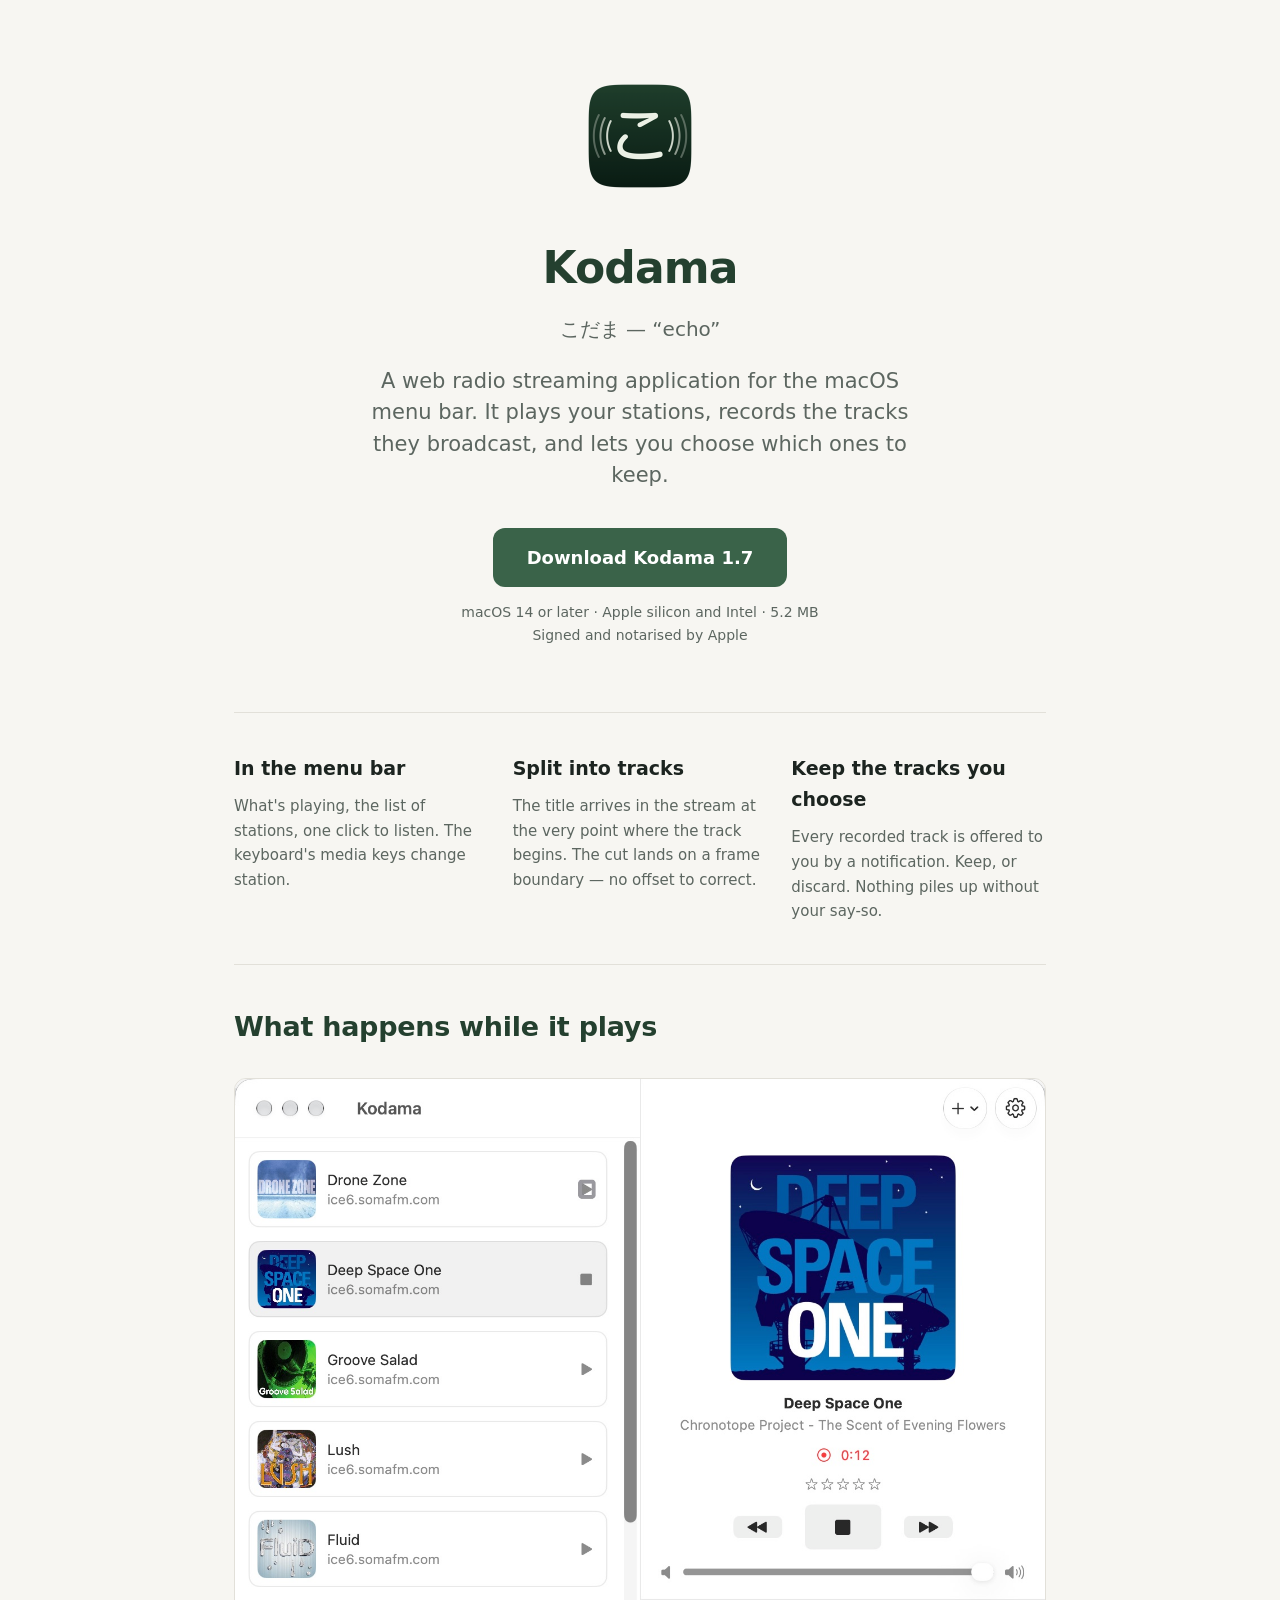
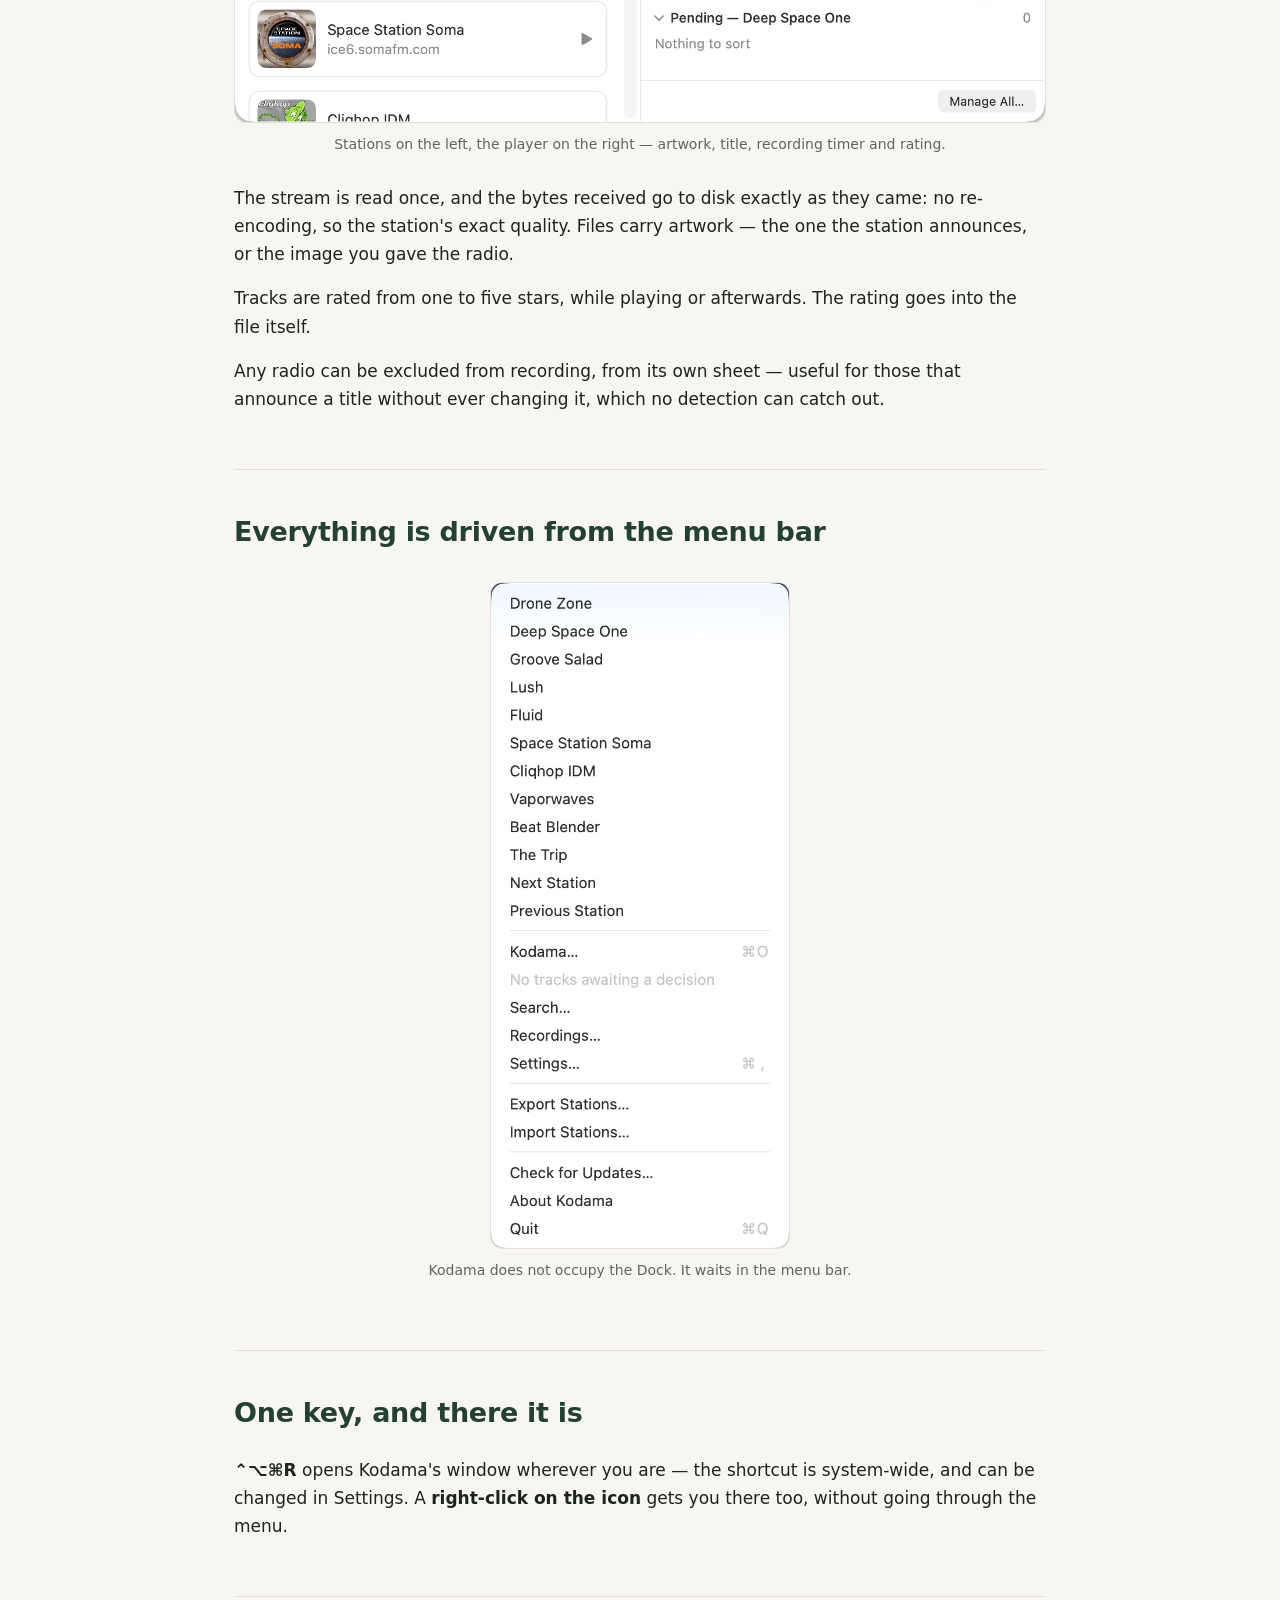
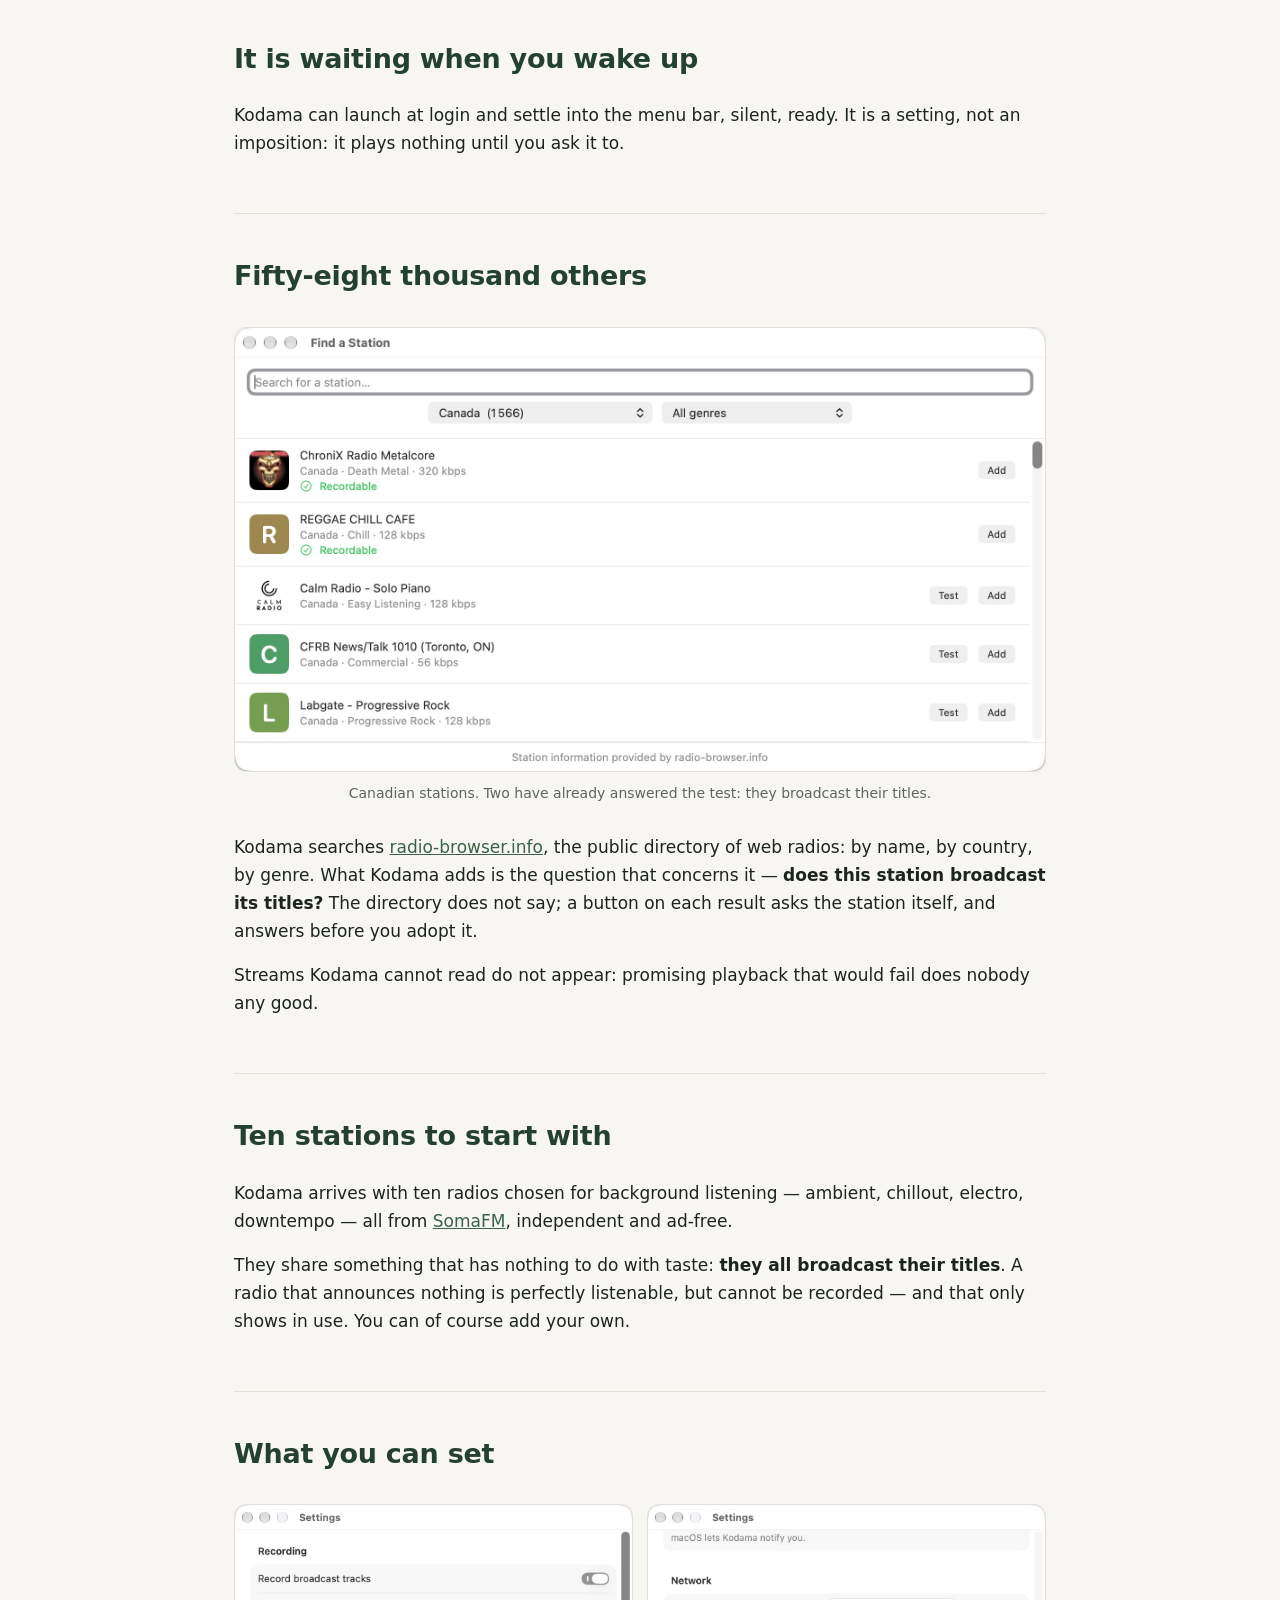
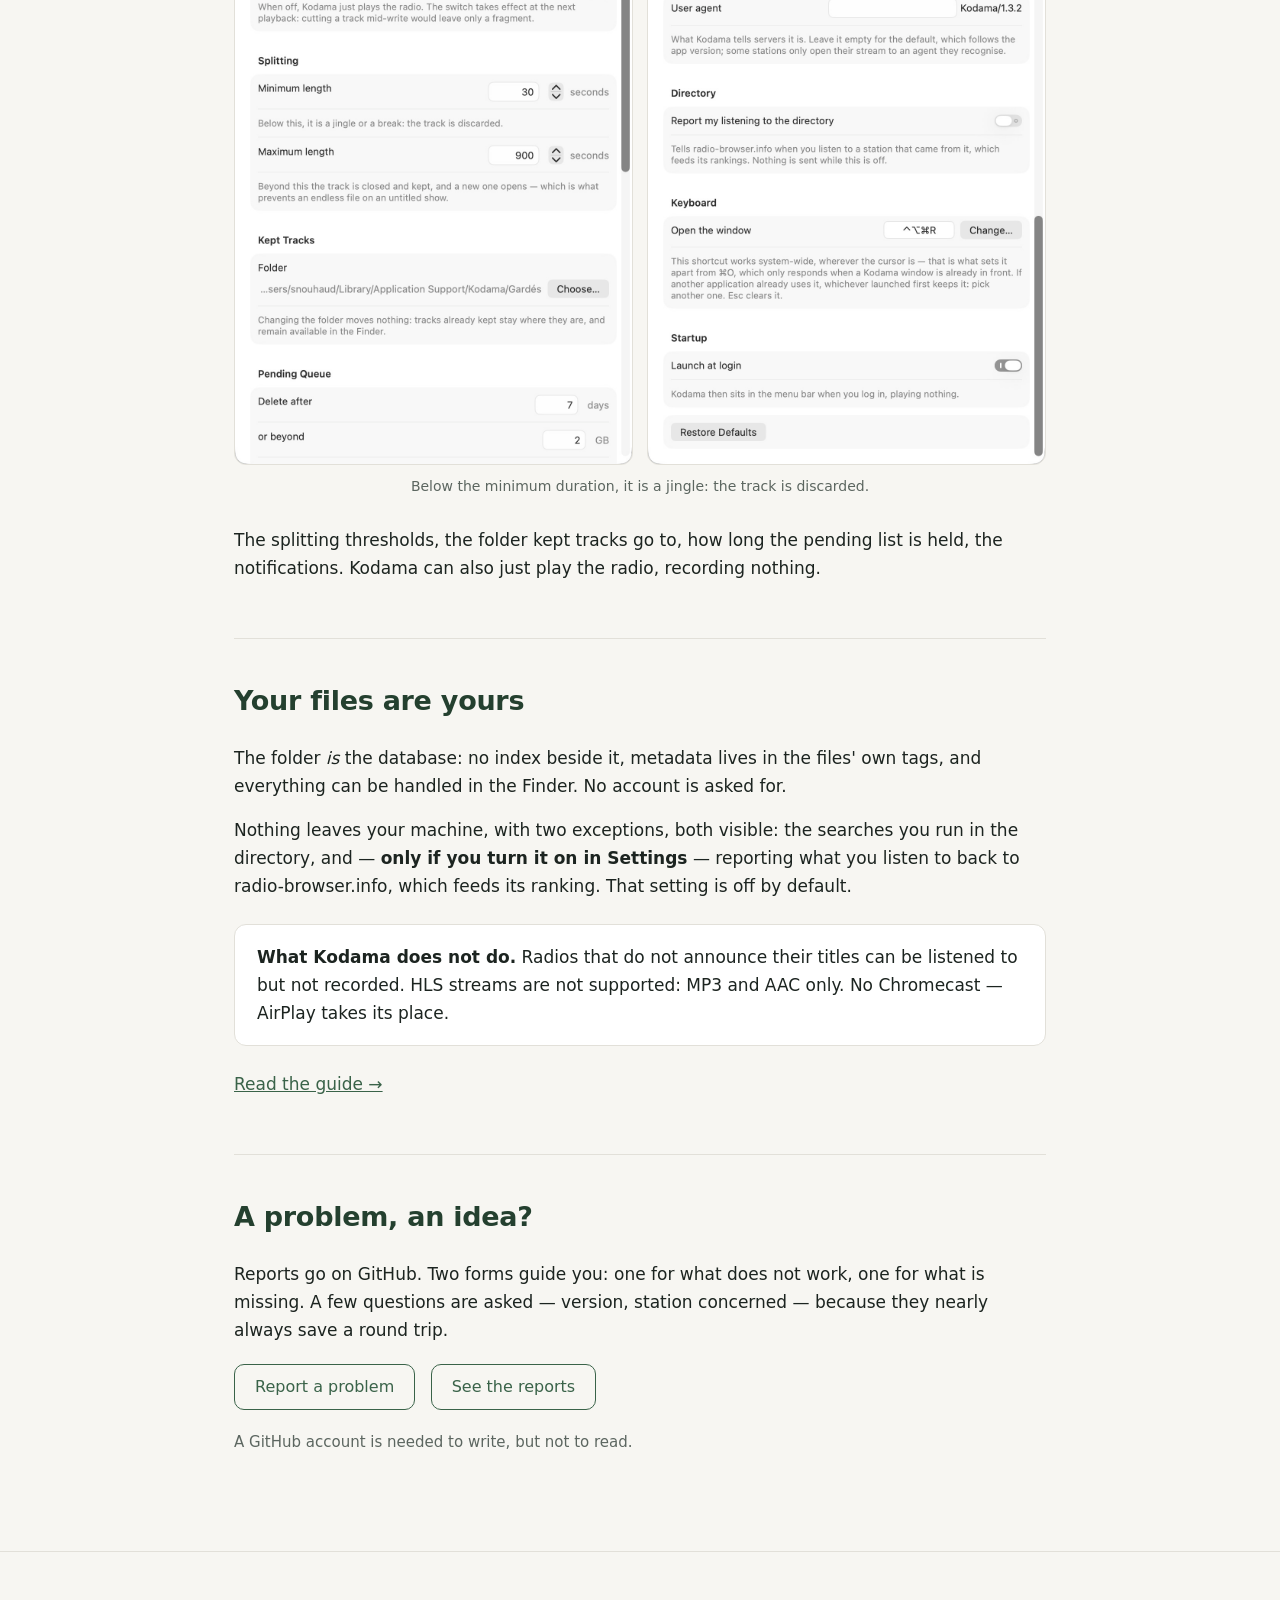
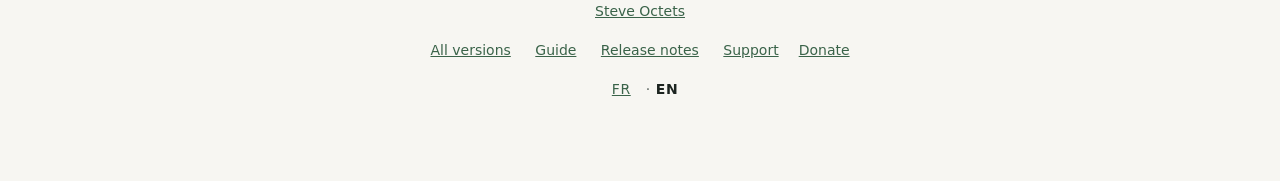
<file: docs/en/index.html>
<!DOCTYPE html>
<html lang="en">
<head>
<meta charset="utf-8">
<meta name="viewport" content="width=device-width, initial-scale=1">
<title>Kodama — web radio streaming for macOS</title>
<meta name="description" content="Kodama plays your web radios from the menu bar, records the tracks they broadcast, and lets you choose which ones to keep.">
<link rel="icon" href="../images/icone.png">
<link rel="stylesheet" href="../style.css">
<link rel="alternate" hreflang="fr" href="https://steveoctets.github.io/kodama/">
<link rel="alternate" hreflang="en" href="https://steveoctets.github.io/kodama/en/">
<link rel="alternate" hreflang="x-default" href="https://steveoctets.github.io/kodama/en/">
</head>
<body>

<header>
    <img class="icone" src="../images/icone.png" alt="Kodama's icon: the hiragana ko, extended by sound waves">
    <h1>Kodama</h1>
    <p class="kana">こだま — “echo”</p>
    <p class="accroche">
        A web radio streaming application for the macOS menu bar. It plays your stations,
        records the tracks they broadcast, and lets you choose which ones to keep.
    </p>
    <a class="telecharger" href="https://github.com/steveoctets/kodama/releases/latest/download/Kodama-1.7.zip">
        Download Kodama 1.7
    </a>
    <p class="dessous">
        macOS 14 or later · Apple silicon and Intel · 5.2 MB<br>
        Signed and notarised by Apple
    </p>
    <p class="dessous compteur" id="compteur" hidden></p>
</header>

<div class="contenu">

<section>
    <div class="trois">
        <div>
            <h3>In the menu bar</h3>
            <p>What's playing, the list of stations, one click to listen. The keyboard's
            media keys change station.</p>
        </div>
        <div>
            <h3>Split into tracks</h3>
            <p>The title arrives in the stream at the very point where the track begins.
            The cut lands on a frame boundary — no offset to correct.</p>
        </div>
        <div>
            <h3>Keep the tracks you choose</h3>
            <p>Every recorded track is offered to you by a notification. Keep, or discard.
            Nothing piles up without your say-so.</p>
        </div>
    </div>
</section>

<section>
    <h2>What happens while it plays</h2>
    <figure>
        <img class="native" src="../images/en/fenetre.jpg" alt="Kodama's window: stations on the left, the player on the right with the artwork, the current title and the recording timer">
        <figcaption>Stations on the left, the player on the right — artwork, title, recording timer and rating.</figcaption>
    </figure>
    <p>
        The stream is read once, and the bytes received go to disk exactly as they came: no
        re-encoding, so the station's exact quality. Files carry artwork — the one the station
        announces, or the image you gave the radio.
    </p>
    <p>
        Tracks are rated from one to five stars, while playing or afterwards. The rating goes
        into the file itself.
    </p>
    <p>
        Any radio can be excluded from recording, from its own sheet — useful for those that
        announce a title without ever changing it, which no detection can catch out.
    </p>
</section>

<section>
    <h2>Everything is driven from the menu bar</h2>
    <figure>
        <img class="etroite" src="../images/en/menulet.jpg" alt="Kodama's menu open, showing the current title and the list of stations">
        <figcaption>Kodama does not occupy the Dock. It waits in the menu bar.</figcaption>
    </figure>
</section>

<section>
    <h2>One key, and there it is</h2>
    <p>
        <strong>⌃⌥⌘R</strong> opens Kodama's window wherever you are — the shortcut is
        system-wide, and can be changed in Settings. A <strong>right-click on the icon</strong>
        gets you there too, without going through the menu.
    </p>
</section>

<section>
    <h2>It is waiting when you wake up</h2>
    <p>
        Kodama can launch at login and settle into the menu bar, silent, ready. It is a
        setting, not an imposition: it plays nothing until you ask it to.
    </p>
</section>

<section>
    <h2>Fifty-eight thousand others</h2>
    <figure>
        <img class="native" src="../images/en/recherche.jpg" alt="Kodama's search: the Canada filter, a list of stations with their thumbnails, and for each one a Test button or the green Recordable label">
        <figcaption>Canadian stations. Two have already answered the test: they broadcast their titles.</figcaption>
    </figure>
    <p>
        Kodama searches <a href="https://www.radio-browser.info">radio-browser.info</a>, the
        public directory of web radios: by name, by country, by genre. What Kodama adds is the
        question that concerns it — <strong>does this station broadcast its titles?</strong>
        The directory does not say; a button on each result asks the station itself, and
        answers before you adopt it.
    </p>
    <p>
        Streams Kodama cannot read do not appear: promising playback that would fail does
        nobody any good.
    </p>
</section>

<section>
    <h2>Ten stations to start with</h2>
    <p>
        Kodama arrives with ten radios chosen for background listening — ambient, chillout,
        electro, downtempo — all from <a href="https://somafm.com">SomaFM</a>, independent and
        ad-free.
    </p>
    <p>
        They share something that has nothing to do with taste: <strong>they all broadcast
        their titles</strong>. A radio that announces nothing is perfectly listenable, but
        cannot be recorded — and that only shows in use. You can of course add your own.
    </p>
</section>

<section>
    <h2>What you can set</h2>
    <figure>
        <div class="deux-colonnes">
            <img src="../images/en/reglages-1.jpg" alt="Kodama's settings: recording, splitting, folder for kept tracks">
            <img src="../images/en/reglages-2.jpg" alt="Kodama's settings: pending list, notifications, network agent">
        </div>
        <figcaption>Below the minimum duration, it is a jingle: the track is discarded.</figcaption>
    </figure>
    <p>
        The splitting thresholds, the folder kept tracks go to, how long the pending list is
        held, the notifications. Kodama can also just play the radio, recording nothing.
    </p>
</section>

<section>
    <h2>Your files are yours</h2>
    <p>
        The folder <em>is</em> the database: no index beside it, metadata lives in the files'
        own tags, and everything can be handled in the Finder. No account is asked for.
    </p>
    <p>
        Nothing leaves your machine, with two exceptions, both visible: the searches you run in
        the directory, and — <strong>only if you turn it on in Settings</strong> — reporting
        what you listen to back to radio-browser.info, which feeds its ranking. That setting is
        off by default.
    </p>
    <div class="note" id="limites">
        <p>
            <strong>What Kodama does not do.</strong> Radios that do not announce their titles
            can be listened to but not recorded. HLS streams are not supported: MP3 and AAC
            only. No Chromecast — AirPlay takes its place.
        </p>
    </div>
    <p><a href="guide.html">Read the guide →</a></p>
</section>

<section id="support">
    <h2>A problem, an idea?</h2>
    <p>
        Reports go on GitHub. Two forms guide you: one for what does not work, one for what is
        missing. A few questions are asked — version, station concerned — because they nearly
        always save a round trip.
    </p>
    <p>
        <a class="bouton-second" href="https://github.com/steveoctets/kodama/issues/new/choose">
            Report a problem
        </a>
        <a class="bouton-second" href="https://github.com/steveoctets/kodama/issues">
            See the reports
        </a>
    </p>
    <p style="font-size:15px; color:var(--encre-douce);">
        A GitHub account is needed to write, but not to read.
    </p>
</section>

</div>

<footer>
    <p><a href="https://steveoctets.github.io/en/">Steve Octets</a></p>
    <p>
        <a href="https://github.com/steveoctets/kodama/releases">All versions</a>
        <a href="guide.html">Guide</a>
        <a href="versions.html">Release notes</a>
        <a href="https://github.com/steveoctets/kodama/issues">Support</a><a href="https://ko-fi.com/steveoctets">Donate</a>
    </p>
    <p class="langues"><a href="../" onclick="try{localStorage.setItem('langue','fr')}catch(e){}">FR</a> · <strong>EN</strong></p>
</footer>

<script>
// Le nombre de téléchargements, demandé à GitHub. En cas d'échec — hors ligne,
// quota d'appels dépassé — on n'affiche rien : mieux vaut un silence qu'un
// message d'erreur sur une page de présentation.
fetch('https://api.github.com/repos/steveoctets/kodama/releases')
    .then(reponse => reponse.ok ? reponse.json() : Promise.reject())
    .then(versions => {
        const total = versions.reduce((somme, version) =>
            somme + version.assets.reduce((n, fichier) => n + fichier.download_count, 0), 0);
        if (total < 1) return;
        const element = document.getElementById('compteur');
        element.textContent = total.toLocaleString(document.documentElement.lang)
            + (total > 1 ? ' downloads' : ' download');
        element.hidden = false;
    })
    .catch(() => {});
</script>

<script>
// La langue du visiteur, une fois pour toutes.
//
// Le choix explicite l'emporte et se souvient ; à défaut, on suit le navigateur. La page
// française est le contenu, pas une page de redirection : un robot qui n'exécute pas ce
// script voit du vrai texte, et le hreflang ci-dessus lui dit où trouver l'autre version.
(function () {
    var choix = null;
    try { choix = localStorage.getItem('langue'); } catch (e) {}
    var ici = document.documentElement.lang;
    var voulue = choix || (navigator.language || 'en').slice(0, 2).toLowerCase();
    if (voulue !== 'fr') { voulue = 'en'; }
    if (voulue === ici) { return; }
    var autre = document.querySelector('link[rel=alternate][hreflang=' + voulue + ']');
    if (autre) { location.replace(autre.href); }
})();
</script>

</body>
</html>
</file>
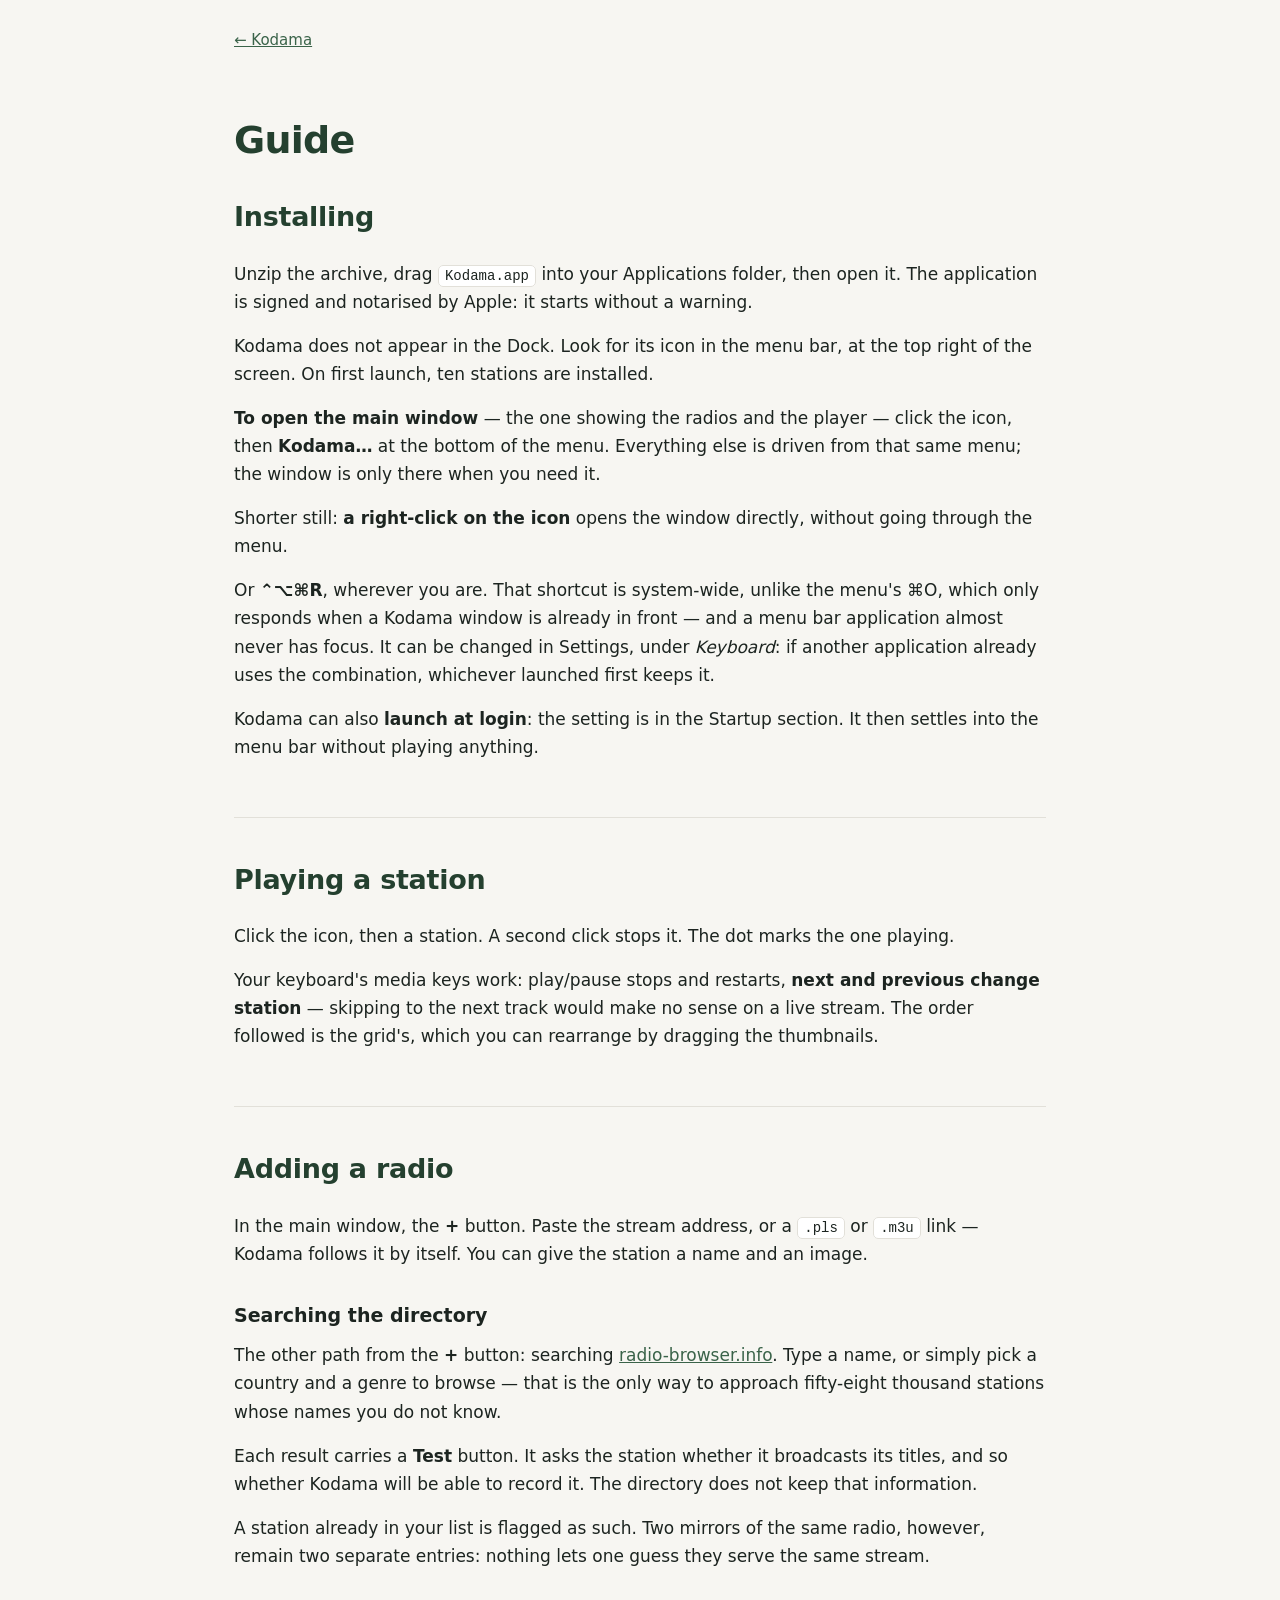
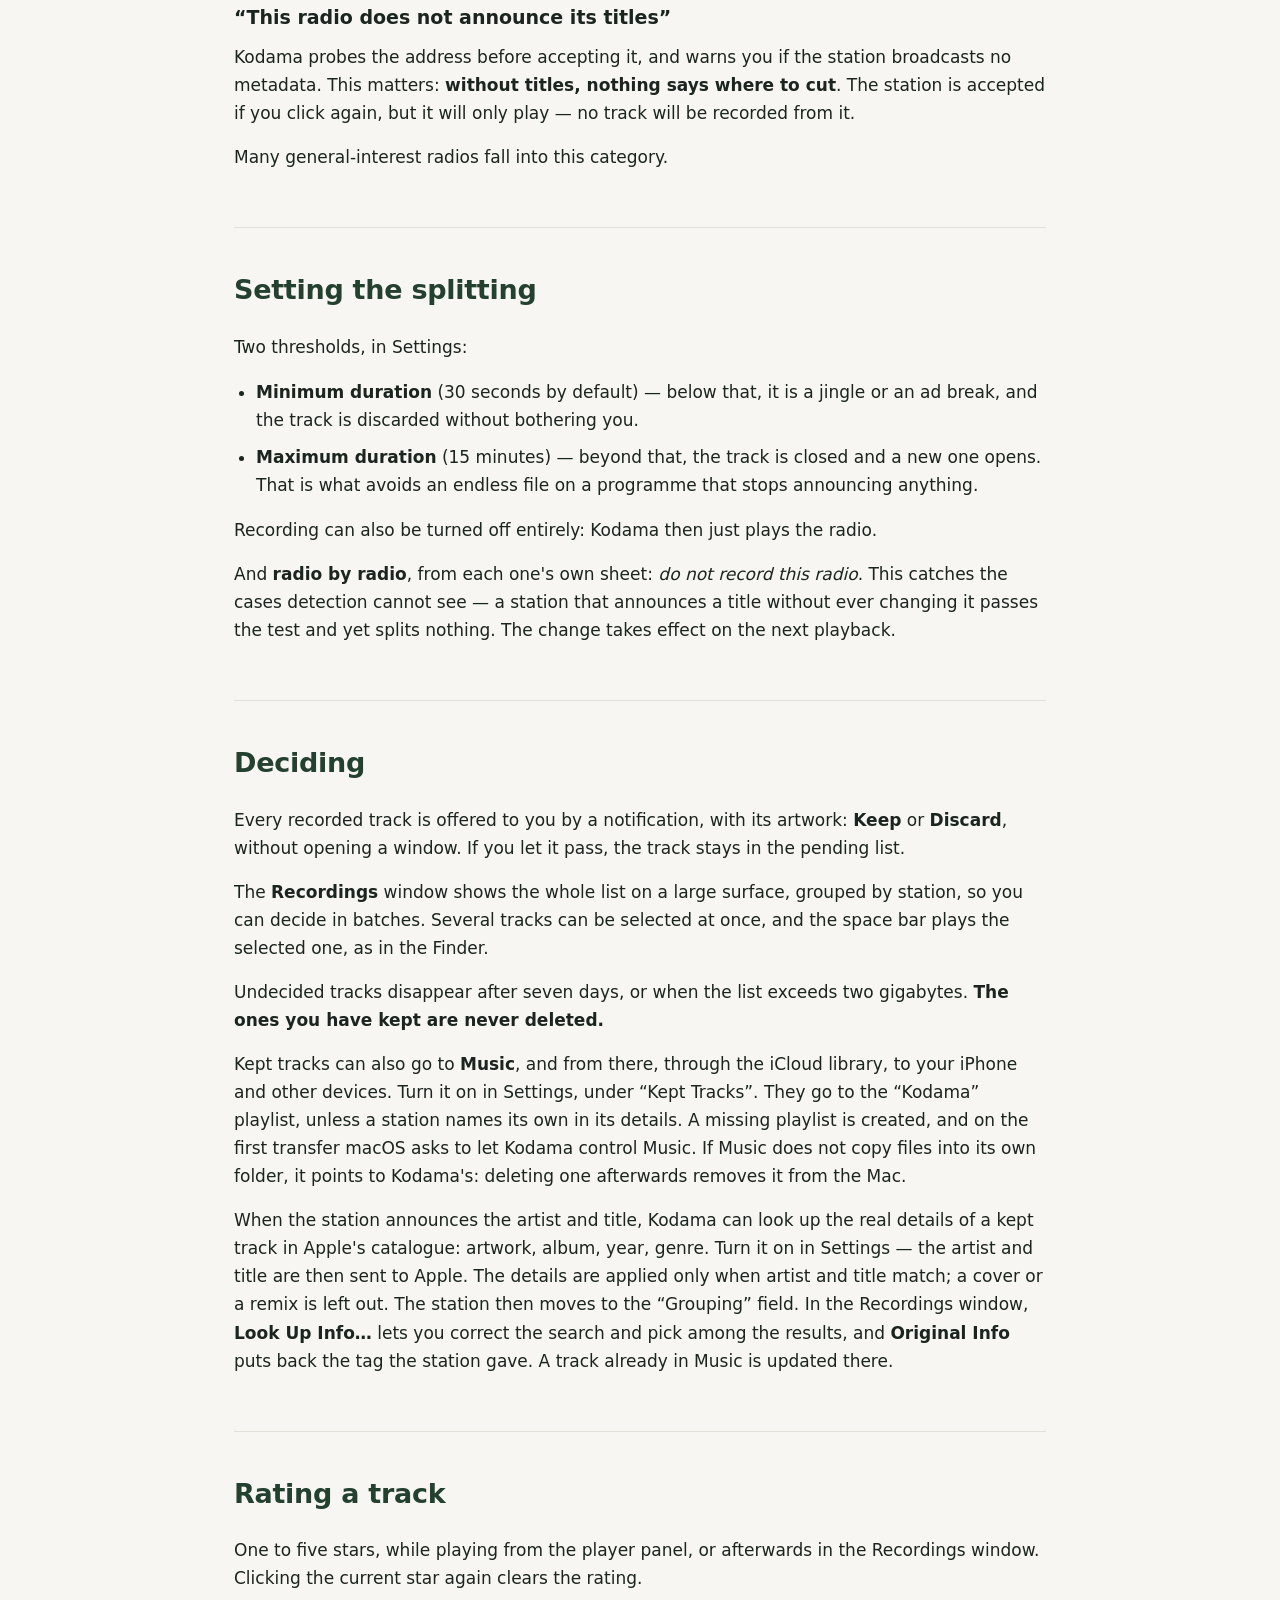
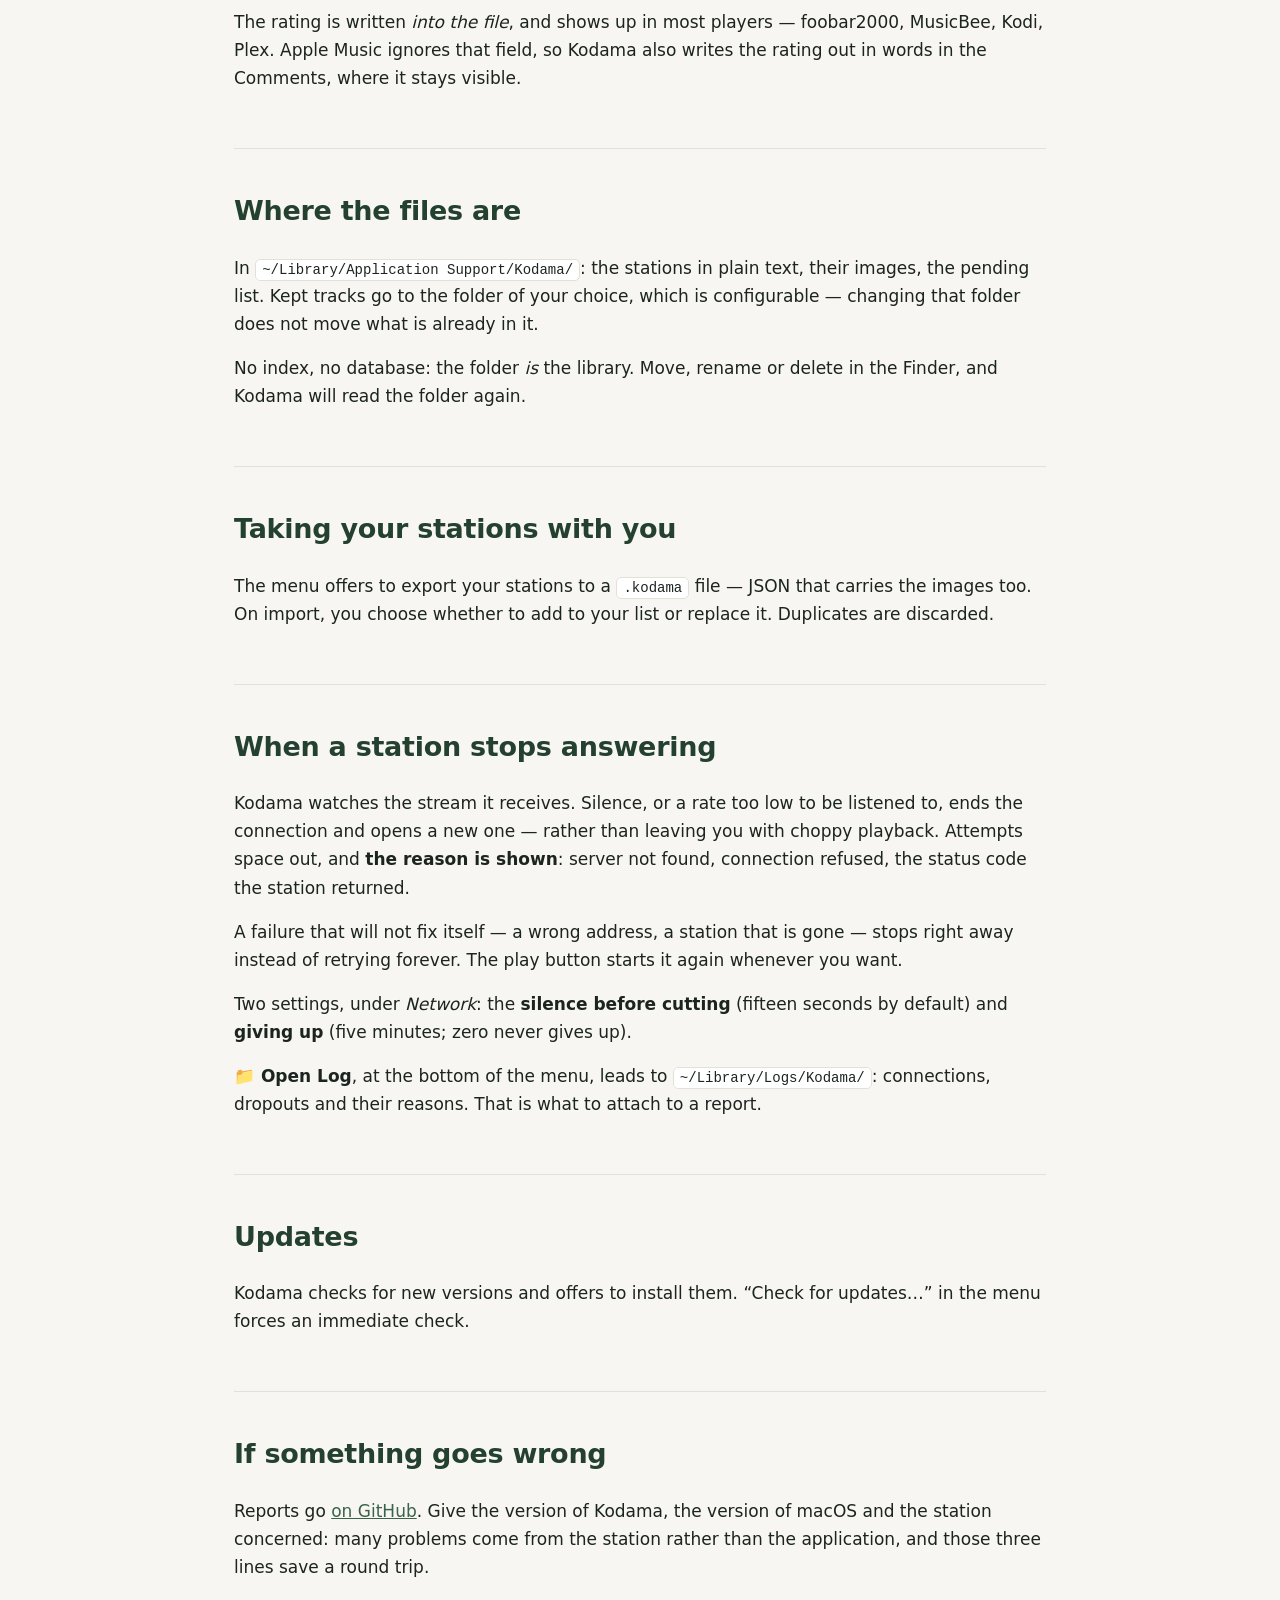
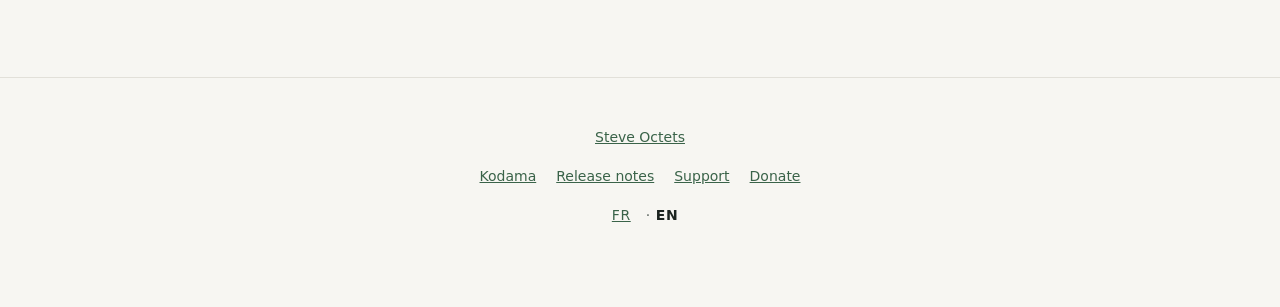
<file: docs/en/guide.html>
<!DOCTYPE html>
<html lang="en">
<head>
<meta charset="utf-8">
<meta name="viewport" content="width=device-width, initial-scale=1">
<title>Guide — Kodama</title>
<meta name="description" content="How to use Kodama: adding a radio, setting the splitting, finding your files.">
<link rel="icon" href="../images/icone.png">
<link rel="stylesheet" href="../style.css">
<link rel="alternate" hreflang="fr" href="https://steveoctets.github.io/kodama/guide.html">
<link rel="alternate" hreflang="en" href="https://steveoctets.github.io/kodama/en/guide.html">
<link rel="alternate" hreflang="x-default" href="https://steveoctets.github.io/kodama/en/guide.html">
</head>
<body>

<div class="contenu">
<nav class="retour"><a href="index.html">← Kodama</a></nav>

<header style="text-align:left; padding:32px 0 8px;">
    <h1 style="font-size:38px;">Guide</h1>
</header>

<section style="border-top:none; padding-top:8px;">
    <h2>Installing</h2>
    <p>
        Unzip the archive, drag <code>Kodama.app</code> into your Applications folder, then
        open it. The application is signed and notarised by Apple: it starts without a
        warning.
    </p>
    <p>
        Kodama does not appear in the Dock. Look for its icon in the menu bar, at the top
        right of the screen. On first launch, ten stations are installed.
    </p>
    <p>
        <strong>To open the main window</strong> — the one showing the radios and the player —
        click the icon, then <strong>Kodama…</strong> at the bottom of the menu. Everything
        else is driven from that same menu; the window is only there when you need it.
    </p>
    <p>
        Shorter still: <strong>a right-click on the icon</strong> opens the window directly,
        without going through the menu.
    </p>
    <p>
        Or <strong>⌃⌥⌘R</strong>, wherever you are. That shortcut is system-wide, unlike the
        menu's ⌘O, which only responds when a Kodama window is already in front — and a menu
        bar application almost never has focus. It can be changed in Settings, under
        <em>Keyboard</em>: if another application already uses the combination, whichever
        launched first keeps it.
    </p>
    <p>
        Kodama can also <strong>launch at login</strong>: the setting is in the Startup
        section. It then settles into the menu bar without playing anything.
    </p>
</section>

<section>
    <h2>Playing a station</h2>
    <p>
        Click the icon, then a station. A second click stops it. The dot marks the one
        playing.
    </p>
    <p>
        Your keyboard's media keys work: play/pause stops and restarts, <strong>next and
        previous change station</strong> — skipping to the next track would make no sense on a
        live stream. The order followed is the grid's, which you can rearrange by dragging the
        thumbnails.
    </p>
</section>

<section>
    <h2>Adding a radio</h2>
    <p>
        In the main window, the <strong>+</strong> button. Paste the stream address, or a
        <code>.pls</code> or <code>.m3u</code> link — Kodama follows it by itself. You can give
        the station a name and an image.
    </p>

    <h3>Searching the directory</h3>
    <p>
        The other path from the <strong>+</strong> button: searching
        <a href="https://www.radio-browser.info">radio-browser.info</a>. Type a name, or simply
        pick a country and a genre to browse — that is the only way to approach fifty-eight
        thousand stations whose names you do not know.
    </p>
    <p>
        Each result carries a <strong>Test</strong> button. It asks the station whether it
        broadcasts its titles, and so whether Kodama will be able to record it. The directory
        does not keep that information.
    </p>
    <p>
        A station already in your list is flagged as such. Two mirrors of the same radio,
        however, remain two separate entries: nothing lets one guess they serve the same
        stream.
    </p>

    <h3>“This radio does not announce its titles”</h3>
    <p>
        Kodama probes the address before accepting it, and warns you if the station broadcasts
        no metadata. This matters: <strong>without titles, nothing says where to cut</strong>.
        The station is accepted if you click again, but it will only play — no track will be
        recorded from it.
    </p>
    <p>
        Many general-interest radios fall into this category.
    </p>
</section>

<section>
    <h2>Setting the splitting</h2>
    <p>
        Two thresholds, in Settings:
    </p>
    <ul>
        <li><strong>Minimum duration</strong> (30 seconds by default) — below that, it is a
        jingle or an ad break, and the track is discarded without bothering you.</li>
        <li><strong>Maximum duration</strong> (15 minutes) — beyond that, the track is closed
        and a new one opens. That is what avoids an endless file on a programme that stops
        announcing anything.</li>
    </ul>
    <p>
        Recording can also be turned off entirely: Kodama then just plays the radio.
    </p>
    <p>
        And <strong>radio by radio</strong>, from each one's own sheet: <em>do not record this
        radio</em>. This catches the cases detection cannot see — a station that announces a
        title without ever changing it passes the test and yet splits nothing. The change takes
        effect on the next playback.
    </p>
</section>

<section>
    <h2>Deciding</h2>
    <p>
        Every recorded track is offered to you by a notification, with its artwork:
        <strong>Keep</strong> or <strong>Discard</strong>, without opening a window. If you let
        it pass, the track stays in the pending list.
    </p>
    <p>
        The <strong>Recordings</strong> window shows the whole list on a large surface, grouped
        by station, so you can decide in batches. Several tracks can be selected at once,
        and the space bar plays the selected one, as in the Finder.
    </p>
    <p>
        Undecided tracks disappear after seven days, or when the list exceeds two gigabytes.
        <strong>The ones you have kept are never deleted.</strong>
    </p>
    <p>
        Kept tracks can also go to <strong>Music</strong>, and from there, through the iCloud
        library, to your iPhone and other devices. Turn it on in Settings, under “Kept Tracks”.
        They go to the “Kodama” playlist, unless a station names its own in its details. A
        missing playlist is created, and on the first transfer macOS asks to let Kodama control
        Music. If Music does not copy files into its own folder, it points to Kodama's: deleting
        one afterwards removes it from the Mac.
    </p>
    <p>
        When the station announces the artist and title, Kodama can look up the real details of
        a kept track in Apple's catalogue: artwork, album, year, genre. Turn it on in Settings —
        the artist and title are then sent to Apple. The details are applied only when artist
        and title match; a cover or a remix is left out. The station then moves to the
        “Grouping” field. In the Recordings window, <strong>Look Up Info…</strong> lets you
        correct the search and pick among the results, and <strong>Original Info</strong> puts
        back the tag the station gave. A track already in Music is updated there.
    </p>
</section>

<section>
    <h2>Rating a track</h2>
    <p>
        One to five stars, while playing from the player panel, or afterwards in the Recordings
        window. Clicking the current star again clears the rating.
    </p>
    <p>
        The rating is written <em>into the file</em>, and shows up in most players — foobar2000,
        MusicBee, Kodi, Plex. Apple Music ignores that field, so Kodama also writes the rating
        out in words in the Comments, where it stays visible.
    </p>
</section>

<section>
    <h2>Where the files are</h2>
    <p>
        In <code>~/Library/Application Support/Kodama/</code>: the stations in plain text,
        their images, the pending list. Kept tracks go to the folder of your choice, which is
        configurable — changing that folder does not move what is already in it.
    </p>
    <p>
        No index, no database: the folder <em>is</em> the library. Move, rename or delete in
        the Finder, and Kodama will read the folder again.
    </p>
</section>

<section>
    <h2>Taking your stations with you</h2>
    <p>
        The menu offers to export your stations to a <code>.kodama</code> file — JSON that
        carries the images too. On import, you choose whether to add to your list or replace
        it. Duplicates are discarded.
    </p>
</section>

<section>
    <h2>When a station stops answering</h2>
    <p>
        Kodama watches the stream it receives. Silence, or a rate too low to be listened to,
        ends the connection and opens a new one — rather than leaving you with choppy playback.
        Attempts space out, and <strong>the reason is shown</strong>: server not found,
        connection refused, the status code the station returned.
    </p>
    <p>
        A failure that will not fix itself — a wrong address, a station that is gone — stops
        right away instead of retrying forever. The play button starts it again whenever you
        want.
    </p>
    <p>
        Two settings, under <em>Network</em>: the <strong>silence before cutting</strong>
        (fifteen seconds by default) and <strong>giving up</strong> (five minutes; zero never
        gives up).
    </p>
    <p>
        <strong>📁 Open Log</strong>, at the bottom of the menu, leads to
        <code>~/Library/Logs/Kodama/</code>: connections, dropouts and their reasons. That is
        what to attach to a report.
    </p>
</section>

<section>
    <h2>Updates</h2>
    <p>
        Kodama checks for new versions and offers to install them. “Check for updates…” in the
        menu forces an immediate check.
    </p>
</section>

<section>
    <h2>If something goes wrong</h2>
    <p>
        Reports go
        <a href="https://github.com/steveoctets/kodama/issues/new/choose">on GitHub</a>. Give
        the version of Kodama, the version of macOS and the station concerned: many problems
        come from the station rather than the application, and those three lines save a round
        trip.
    </p>
</section>

</div>

<footer>
    <p><a href="https://steveoctets.github.io/en/">Steve Octets</a></p>
    <p><a href="index.html">Kodama</a><a href="versions.html">Release notes</a><a href="https://github.com/steveoctets/kodama/issues">Support</a><a href="https://ko-fi.com/steveoctets">Donate</a></p>
    <p class="langues"><a href="../guide.html" onclick="try{localStorage.setItem('langue','fr')}catch(e){}">FR</a> · <strong>EN</strong></p>
</footer>

<script>
// La langue du visiteur, une fois pour toutes.
//
// Le choix explicite l'emporte et se souvient ; à défaut, on suit le navigateur. La page
// française est le contenu, pas une page de redirection : un robot qui n'exécute pas ce
// script voit du vrai texte, et le hreflang ci-dessus lui dit où trouver l'autre version.
(function () {
    var choix = null;
    try { choix = localStorage.getItem('langue'); } catch (e) {}
    var ici = document.documentElement.lang;
    var voulue = choix || (navigator.language || 'en').slice(0, 2).toLowerCase();
    if (voulue !== 'fr') { voulue = 'en'; }
    if (voulue === ici) { return; }
    var autre = document.querySelector('link[rel=alternate][hreflang=' + voulue + ']');
    if (autre) { location.replace(autre.href); }
})();
</script>

</body>
</html>
</file>
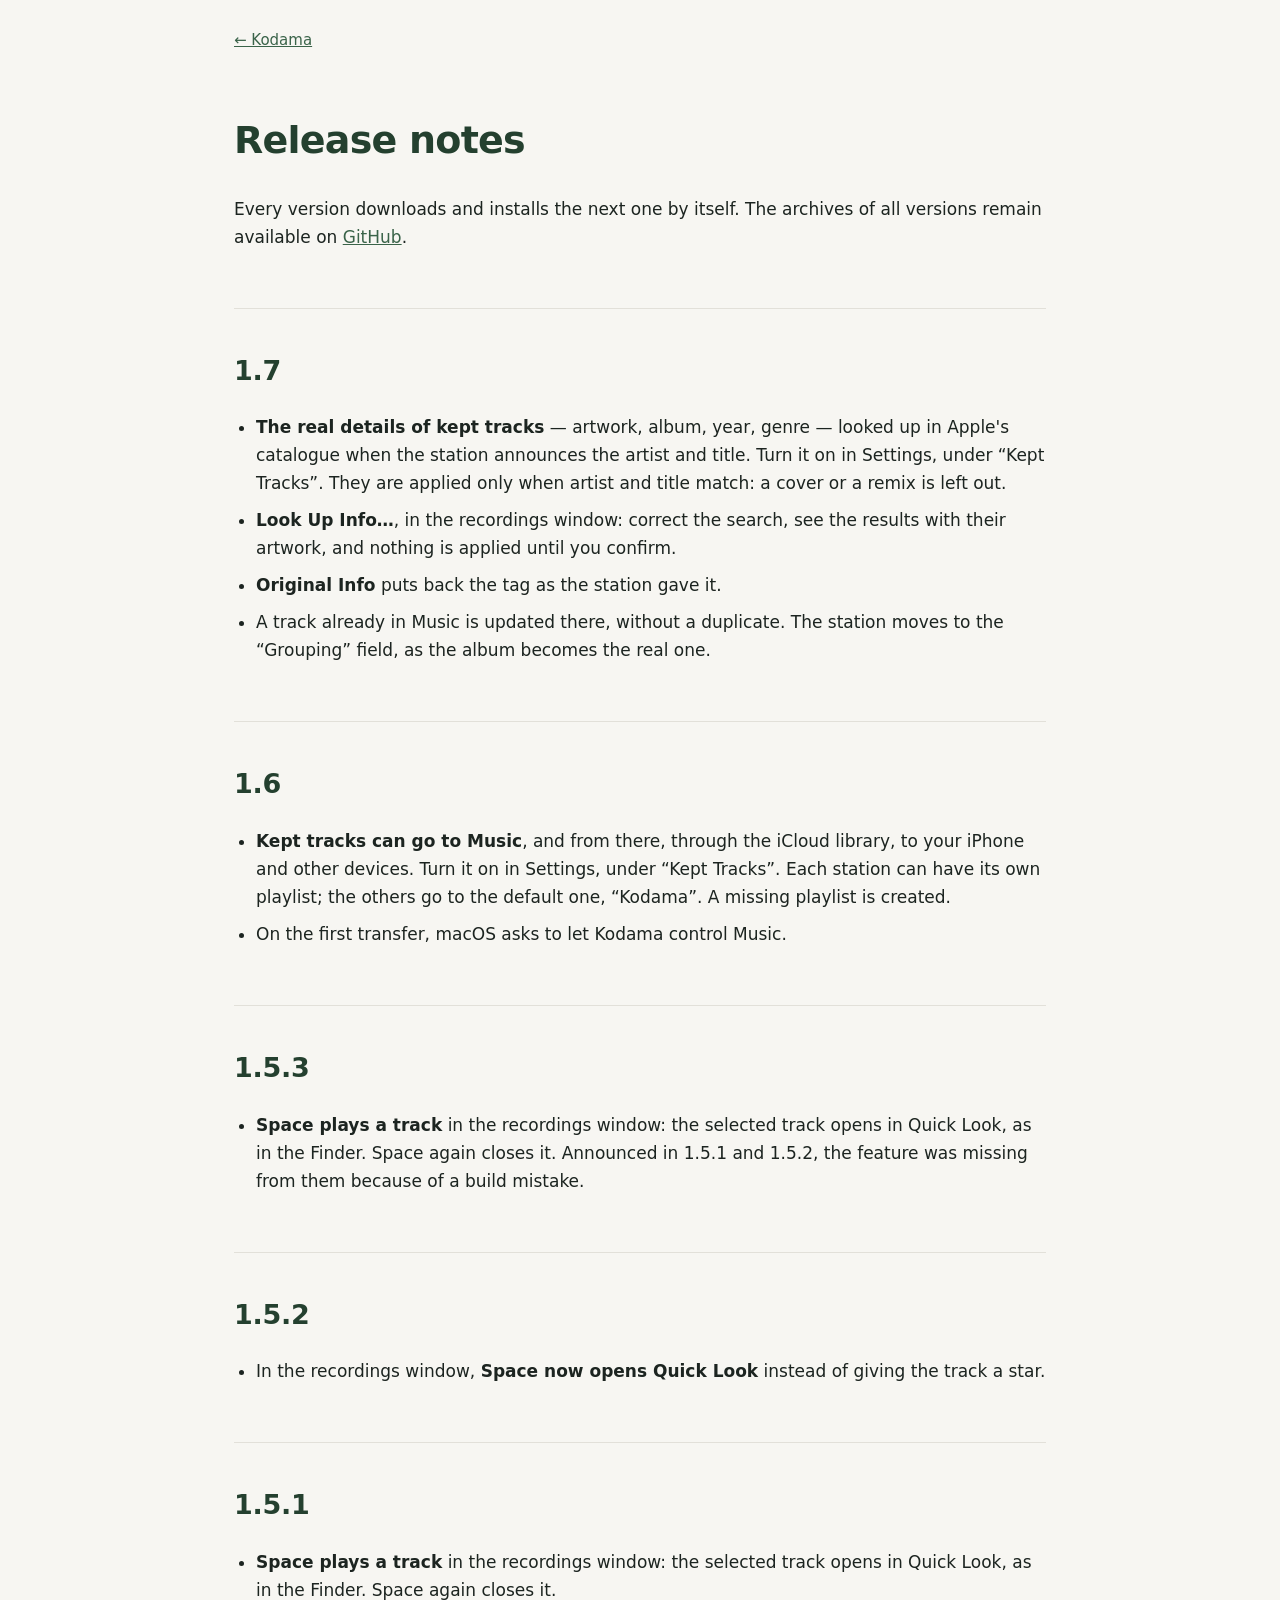
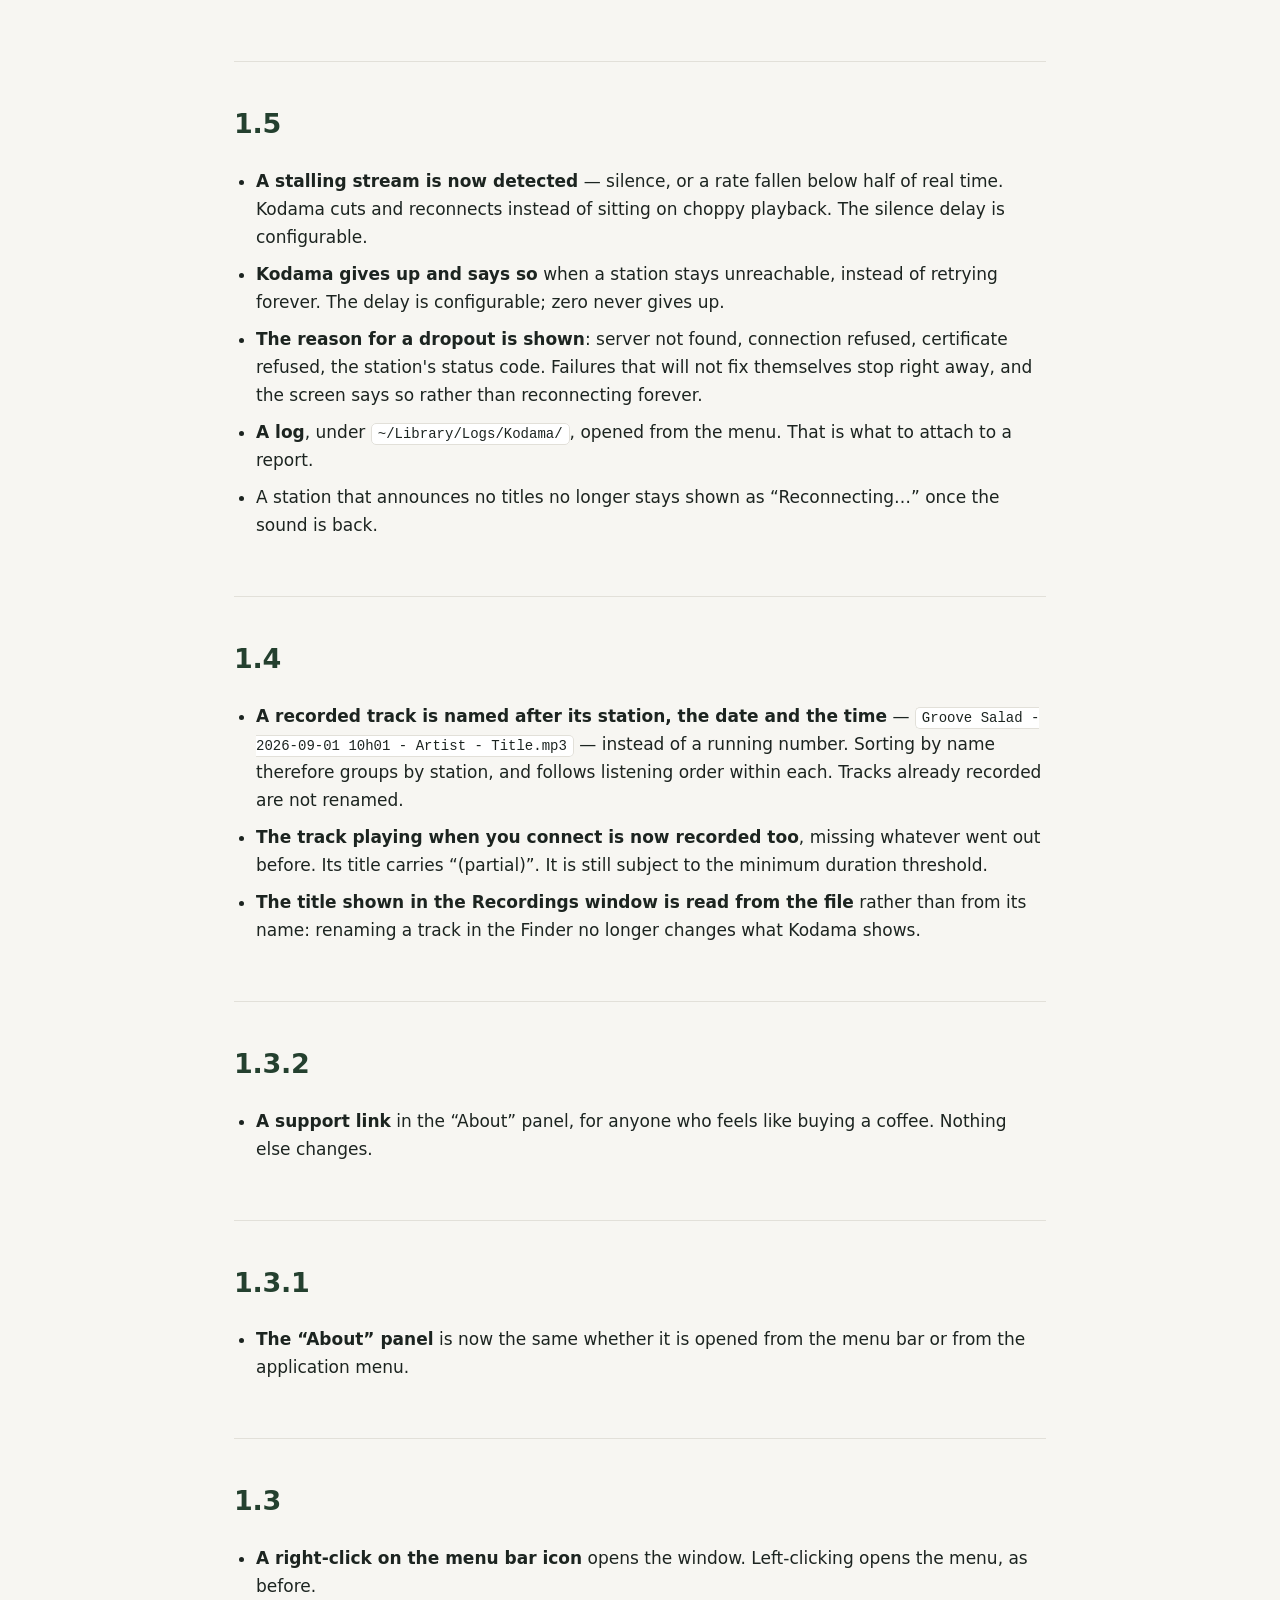
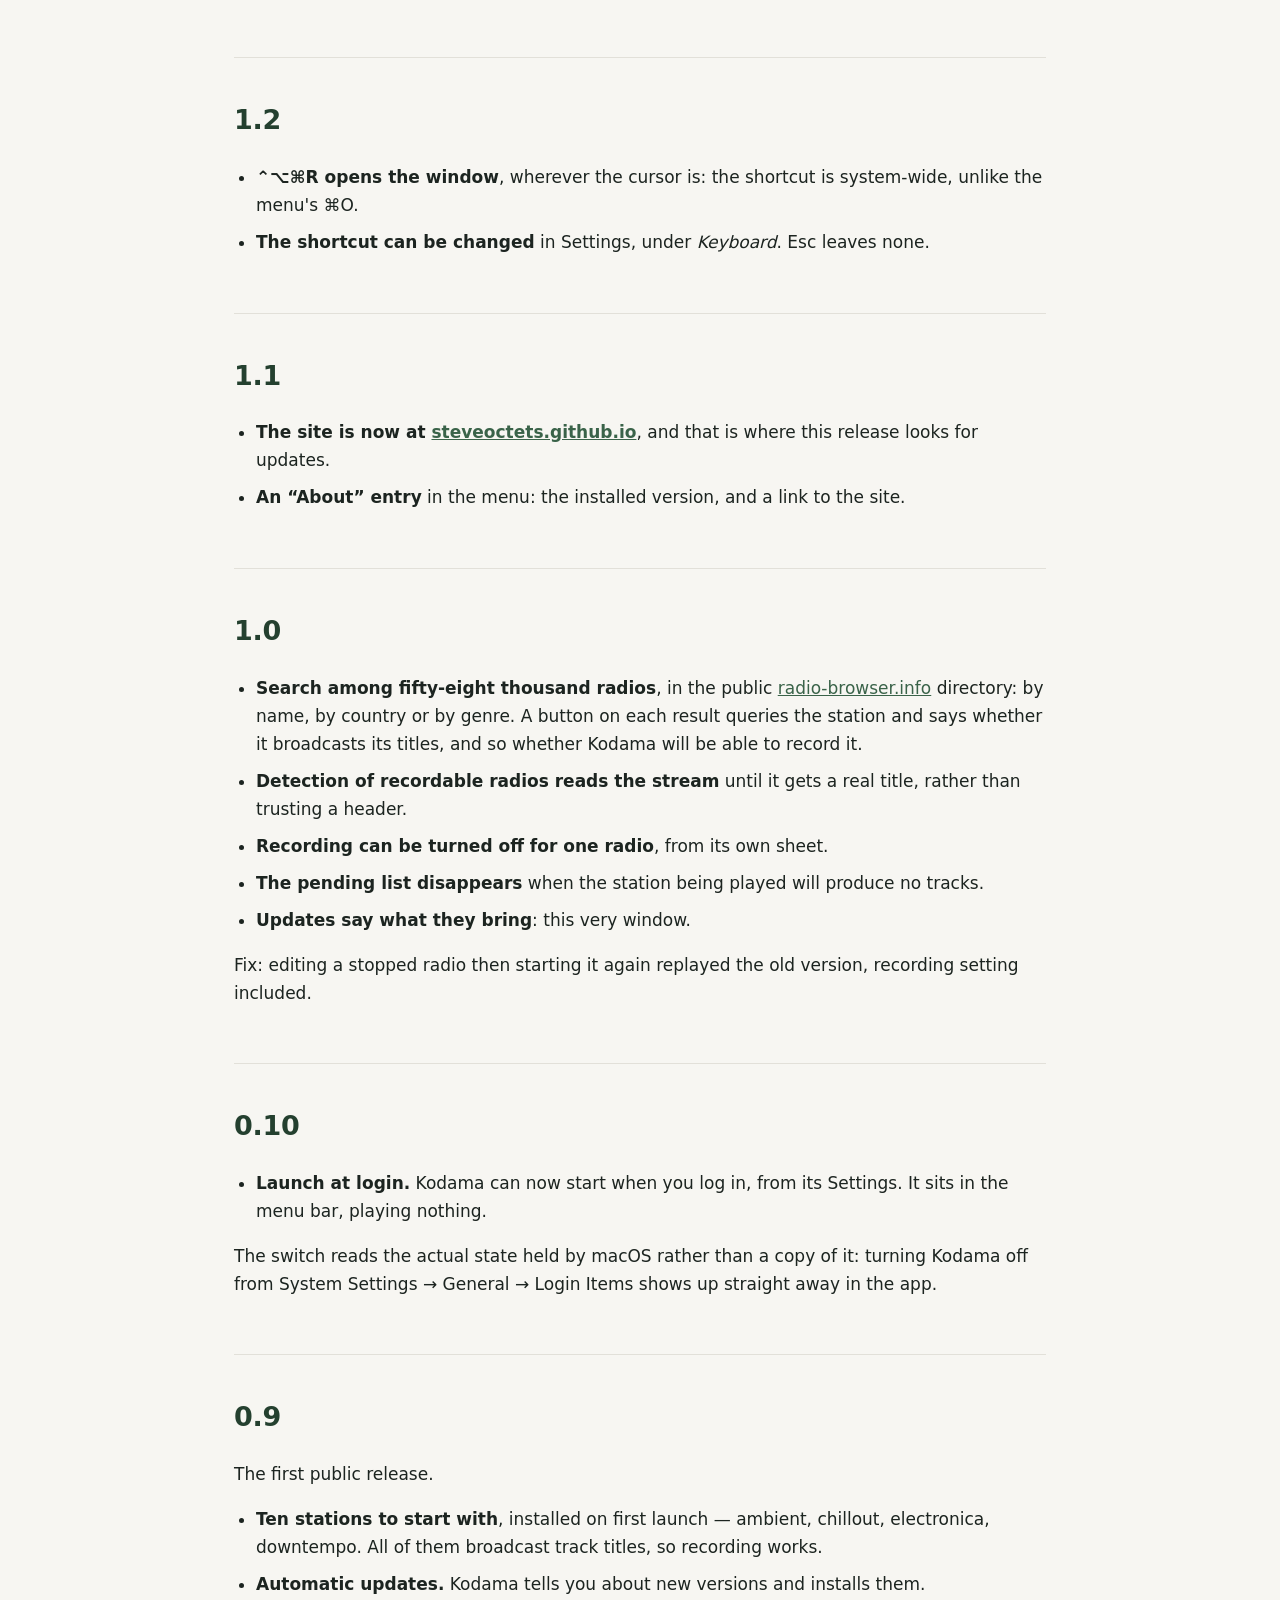
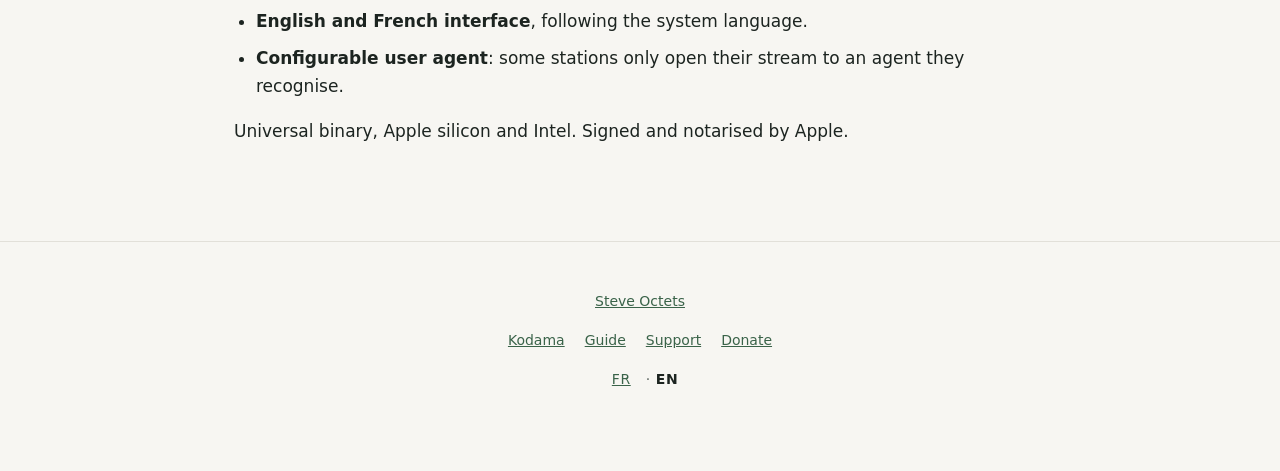
<file: docs/en/versions.html>
<!DOCTYPE html>
<html lang="en">
<head>
<meta charset="utf-8">
<meta name="viewport" content="width=device-width, initial-scale=1">
<title>Release notes — Kodama</title>
<meta name="description" content="What each version of Kodama brought.">
<link rel="icon" href="../images/icone.png">
<link rel="stylesheet" href="../style.css">
<link rel="alternate" hreflang="fr" href="https://steveoctets.github.io/kodama/versions.html">
<link rel="alternate" hreflang="en" href="https://steveoctets.github.io/kodama/en/versions.html">
<link rel="alternate" hreflang="x-default" href="https://steveoctets.github.io/kodama/en/versions.html">
</head>
<body>

<div class="contenu">
<nav class="retour"><a href="index.html">← Kodama</a></nav>

<header style="text-align:left; padding:32px 0 8px;">
    <h1 style="font-size:38px;">Release notes</h1>
</header>

<section style="border-top:none; padding-top:8px;">
    <p>
        Every version downloads and installs the next one by itself. The archives of all
        versions remain available on
        <a href="https://github.com/steveoctets/kodama/releases">GitHub</a>.
    </p>
</section>

<section>
    <h2>1.7</h2>
<ul>
    <li><strong>The real details of kept tracks</strong> — artwork, album, year, genre — looked
    up in Apple's catalogue when the station announces the artist and title. Turn it on in
    Settings, under “Kept Tracks”. They are applied only when artist and title match: a cover
    or a remix is left out.</li>
    <li><strong>Look Up Info…</strong>, in the recordings window: correct the search, see the
    results with their artwork, and nothing is applied until you confirm.</li>
    <li><strong>Original Info</strong> puts back the tag as the station gave it.</li>
    <li>A track already in Music is updated there, without a duplicate. The station moves to the
    “Grouping” field, as the album becomes the real one.</li>
</ul>
</section>

<section>
    <h2>1.6</h2>
<ul>
    <li><strong>Kept tracks can go to Music</strong>, and from there, through the iCloud
    library, to your iPhone and other devices. Turn it on in Settings, under “Kept Tracks”.
    Each station can have its own playlist; the others go to the default one, “Kodama”. A
    missing playlist is created.</li>
    <li>On the first transfer, macOS asks to let Kodama control Music.</li>
</ul>
</section>

<section>
    <h2>1.5.3</h2>
<ul>
    <li><strong>Space plays a track</strong> in the recordings window: the selected track opens
    in Quick Look, as in the Finder. Space again closes it. Announced in 1.5.1 and 1.5.2, the
    feature was missing from them because of a build mistake.</li>
</ul>
</section>

<section>
    <h2>1.5.2</h2>
<ul>
    <li>In the recordings window, <strong>Space now opens Quick Look</strong> instead of giving
    the track a star.</li>
</ul>
</section>

<section>
    <h2>1.5.1</h2>
<ul>
    <li><strong>Space plays a track</strong> in the recordings window: the selected track opens
    in Quick Look, as in the Finder. Space again closes it.</li>
</ul>
</section>

<section>
    <h2>1.5</h2>
<ul>
    <li><strong>A stalling stream is now detected</strong> — silence, or a rate fallen below
    half of real time. Kodama cuts and reconnects instead of sitting on choppy playback. The
    silence delay is configurable.</li>
    <li><strong>Kodama gives up and says so</strong> when a station stays unreachable, instead
    of retrying forever. The delay is configurable; zero never gives up.</li>
    <li><strong>The reason for a dropout is shown</strong>: server not found, connection
    refused, certificate refused, the station's status code. Failures that will not fix
    themselves stop right away, and the screen says so rather than reconnecting forever.</li>
    <li><strong>A log</strong>, under <code>~/Library/Logs/Kodama/</code>, opened from the menu.
    That is what to attach to a report.</li>
    <li>A station that announces no titles no longer stays shown as “Reconnecting…” once the
    sound is back.</li>
</ul>
</section>

<section>
    <h2>1.4</h2>
<ul>
    <li><strong>A recorded track is named after its station, the date and the time</strong> —
    <code>Groove Salad - 2026-09-01 10h01 - Artist - Title.mp3</code> — instead of a running
    number. Sorting by name therefore groups by station, and follows listening order within
    each. Tracks already recorded are not renamed.</li>
    <li><strong>The track playing when you connect is now recorded too</strong>, missing
    whatever went out before. Its title carries “(partial)”. It is still subject to the
    minimum duration threshold.</li>
    <li><strong>The title shown in the Recordings window is read from the file</strong> rather
    than from its name: renaming a track in the Finder no longer changes what Kodama shows.</li>
</ul>
</section>

<section>
    <h2>1.3.2</h2>
<ul>
    <li><strong>A support link</strong> in the “About” panel, for anyone who feels like buying
    a coffee. Nothing else changes.</li>
</ul>
</section>

<section>
    <h2>1.3.1</h2>
<ul>
    <li><strong>The “About” panel</strong> is now the same whether it is opened from the menu
    bar or from the application menu.</li>
</ul>
</section>

<section>
    <h2>1.3</h2>
<ul>
    <li><strong>A right-click on the menu bar icon</strong> opens the window. Left-clicking
    opens the menu, as before.</li>
</ul>
</section>

<section>
    <h2>1.2</h2>
<ul>
    <li><strong>⌃⌥⌘R opens the window</strong>, wherever the cursor is: the shortcut is
    system-wide, unlike the menu's ⌘O.</li>

    <li><strong>The shortcut can be changed</strong> in Settings, under <em>Keyboard</em>. Esc
    leaves none.</li>
</ul>
</section>

<section>
    <h2>1.1</h2>
<ul>
    <li><strong>The site is now at
    <a href="https://steveoctets.github.io/kodama/">steveoctets.github.io</a></strong>, and
    that is where this release looks for updates.</li>

    <li><strong>An “About” entry</strong> in the menu: the installed version, and a link to
    the site.</li>
</ul>
</section>

<section>
    <h2>1.0</h2>
<ul>
    <li><strong>Search among fifty-eight thousand radios</strong>, in the public
    <a href="https://www.radio-browser.info">radio-browser.info</a> directory: by name, by
    country or by genre. A button on each result queries the station and says whether it
    broadcasts its titles, and so whether Kodama will be able to record it.</li>

    <li><strong>Detection of recordable radios reads the stream</strong> until it gets a real
    title, rather than trusting a header.</li>

    <li><strong>Recording can be turned off for one radio</strong>, from its own sheet.</li>

    <li><strong>The pending list disappears</strong> when the station being played will produce
    no tracks.</li>

    <li><strong>Updates say what they bring</strong>: this very window.</li>
</ul>
<p>
    Fix: editing a stopped radio then starting it again replayed the old version, recording
    setting included.
</p>
</section>

<section>
    <h2>0.10</h2>
<ul>
    <li><strong>Launch at login.</strong> Kodama can now start when you log in, from its
    Settings. It sits in the menu bar, playing nothing.</li>
</ul>
<p>The switch reads the actual state held by macOS rather than a copy of it: turning Kodama off
from System Settings → General → Login Items shows up straight away in the app.</p>
</section>

<section>
    <h2>0.9</h2>
<p>The first public release.</p>
<ul>
    <li><strong>Ten stations to start with</strong>, installed on first launch — ambient,
    chillout, electronica, downtempo. All of them broadcast track titles, so recording works.</li>
    <li><strong>Automatic updates.</strong> Kodama tells you about new versions and installs
    them.</li>
    <li><strong>English and French interface</strong>, following the system language.</li>
    <li><strong>Configurable user agent</strong>: some stations only open their stream to an
    agent they recognise.</li>
</ul>
<p>Universal binary, Apple silicon and Intel. Signed and notarised by Apple.</p>
</section>

</div>

<footer>
    <p><a href="https://steveoctets.github.io/en/">Steve Octets</a></p>
    <p><a href="index.html">Kodama</a><a href="guide.html">Guide</a><a href="https://github.com/steveoctets/kodama/issues">Support</a><a href="https://ko-fi.com/steveoctets">Donate</a></p>
    <p class="langues"><a href="../versions.html" onclick="try{localStorage.setItem('langue','fr')}catch(e){}">FR</a> · <strong>EN</strong></p>
</footer>

<script>
// La langue du visiteur, une fois pour toutes.
//
// Le choix explicite l'emporte et se souvient ; à défaut, on suit le navigateur. La page
// française est le contenu, pas une page de redirection : un robot qui n'exécute pas ce
// script voit du vrai texte, et le hreflang ci-dessus lui dit où trouver l'autre version.
(function () {
    var choix = null;
    try { choix = localStorage.getItem('langue'); } catch (e) {}
    var ici = document.documentElement.lang;
    var voulue = choix || (navigator.language || 'en').slice(0, 2).toLowerCase();
    if (voulue !== 'fr') { voulue = 'en'; }
    if (voulue === ici) { return; }
    var autre = document.querySelector('link[rel=alternate][hreflang=' + voulue + ']');
    if (autre) { location.replace(autre.href); }
})();
</script>

</body>
</html>
</file>
<file: docs/style.css>
/* Kodama — la palette de l'icône : vert forêt, blanc cassé. */
:root {
    color-scheme: light dark;
    --fond: #f7f6f2;
    --fond-carte: #ffffff;
    --encre: #1c2420;
    --encre-douce: #5c6660;
    --vert: #24402f;
    --vert-clair: #3a6349;
    --trait: #e2e0d9;
}
@media (prefers-color-scheme: dark) {
    :root {
        --fond: #12211a;
        --fond-carte: #1a2c23;
        --encre: #eaf0e4;
        --encre-douce: #9db0a3;
        --vert: #eaf0e4;
        --vert-clair: #7fb894;
        --trait: #24402f;
    }
}

* { box-sizing: border-box; }

body {
    margin: 0;
    font: 17px/1.65 -apple-system, BlinkMacSystemFont, "Segoe UI", system-ui, sans-serif;
    color: var(--encre);
    background: var(--fond);
    -webkit-font-smoothing: antialiased;
}

.contenu { max-width: 860px; margin: 0 auto; padding: 0 24px; }

/* En-tête */
header { text-align: center; padding: 72px 24px 48px; }
header img.icone { width: 128px; height: 128px; border-radius: 28px; }
header h1 {
    font-size: 44px; margin: 24px 0 8px; letter-spacing: -0.02em;
    color: var(--vert);
}
header .kana { font-size: 20px; color: var(--encre-douce); margin: 0 0 20px; }
header p.accroche {
    font-size: 21px; line-height: 1.5; color: var(--encre-douce);
    max-width: 560px; margin: 0 auto 36px;
}

/* Le bouton de téléchargement */
.telecharger {
    display: inline-block; padding: 15px 34px; border-radius: 12px;
    background: var(--vert-clair); color: #fff; text-decoration: none;
    font-size: 18px; font-weight: 600;
    transition: transform .12s ease, filter .12s ease;
}
@media (prefers-color-scheme: dark) { .telecharger { color: #12211a; } }
.telecharger:hover { transform: translateY(-1px); filter: brightness(1.08); }
.dessous { font-size: 14px; color: var(--encre-douce); margin-top: 14px; }

/* Sections */
section { padding: 40px 0; border-top: 1px solid var(--trait); }
h2 { font-size: 27px; margin: 0 0 20px; letter-spacing: -0.01em; color: var(--vert); }
h3 { font-size: 19px; margin: 32px 0 10px; }
p { margin: 0 0 16px; }
a { color: var(--vert-clair); }

figure { margin: 28px 0; }
figure img {
    width: 100%; border-radius: 12px; border: 1px solid var(--trait);
    display: block;
}
figcaption {
    font-size: 14px; color: var(--encre-douce); margin-top: 10px;
    text-align: center;
}

.trois { display: grid; gap: 24px; grid-template-columns: repeat(auto-fit, minmax(230px, 1fr)); }
.trois h3 { margin-top: 0; }
.trois p { font-size: 15px; color: var(--encre-douce); margin: 0; }

ul { padding-left: 22px; }
li { margin-bottom: 9px; }

code {
    font: 14px ui-monospace, SFMono-Regular, Menlo, monospace;
    background: var(--fond-carte); padding: 2px 6px; border-radius: 5px;
    border: 1px solid var(--trait);
}

.note {
    background: var(--fond-carte); border: 1px solid var(--trait);
    border-radius: 12px; padding: 18px 22px; margin: 24px 0;
}
.note p:last-child { margin-bottom: 0; }

/* Le sélecteur de langue : présent, jamais mis en avant. La langue en cours est en
   gras plutôt que grisée — c'est un repère, pas un bouton désactivé. */
.langues { margin-top: 14px; font-size: 14px; letter-spacing: 0.04em; }
.langues strong { color: var(--encre); font-weight: 600; }

footer {
    text-align: center; padding: 48px 24px 64px;
    color: var(--encre-douce); font-size: 14px;
    border-top: 1px solid var(--trait); margin-top: 40px;
}
footer a { margin: 0 10px; }

nav.retour { padding-top: 28px; font-size: 15px; }

/* Le compteur de téléchargements : présent, mais qui ne réclame pas l'attention. */
.compteur { margin-top: 6px; opacity: .75; }

/* Deux captures côte à côte, qui s'empilent quand la place manque. */
.deux-colonnes {
    display: grid; gap: 14px;
    grid-template-columns: repeat(auto-fit, minmax(260px, 1fr));
    align-items: start;
}

/* Une capture étroite — un menu, une palette — n'a rien à gagner à être
   étirée sur toute la largeur : elle s'affiche à sa taille, centrée. */
figure img.etroite {
    max-width: 300px; margin: 0 auto;
}

/* Une capture prise en résolution logique : l'étirer la rendrait floue. Elle
   s'affiche à sa taille, et ne rétrécit que si la fenêtre l'exige. */
figure img.native {
    width: auto; max-width: 100%; margin: 0 auto;
}

/* Un bouton de second rang : présent sans concurrencer le téléchargement. */
.bouton-second {
    display: inline-block; margin: 4px 10px 4px 0; padding: 9px 20px;
    border: 1px solid var(--vert-clair); border-radius: 10px;
    color: var(--vert-clair); text-decoration: none; font-size: 16px;
    transition: background .12s ease, color .12s ease;
}
.bouton-second:hover { background: var(--vert-clair); color: var(--fond-carte); }
</file>
